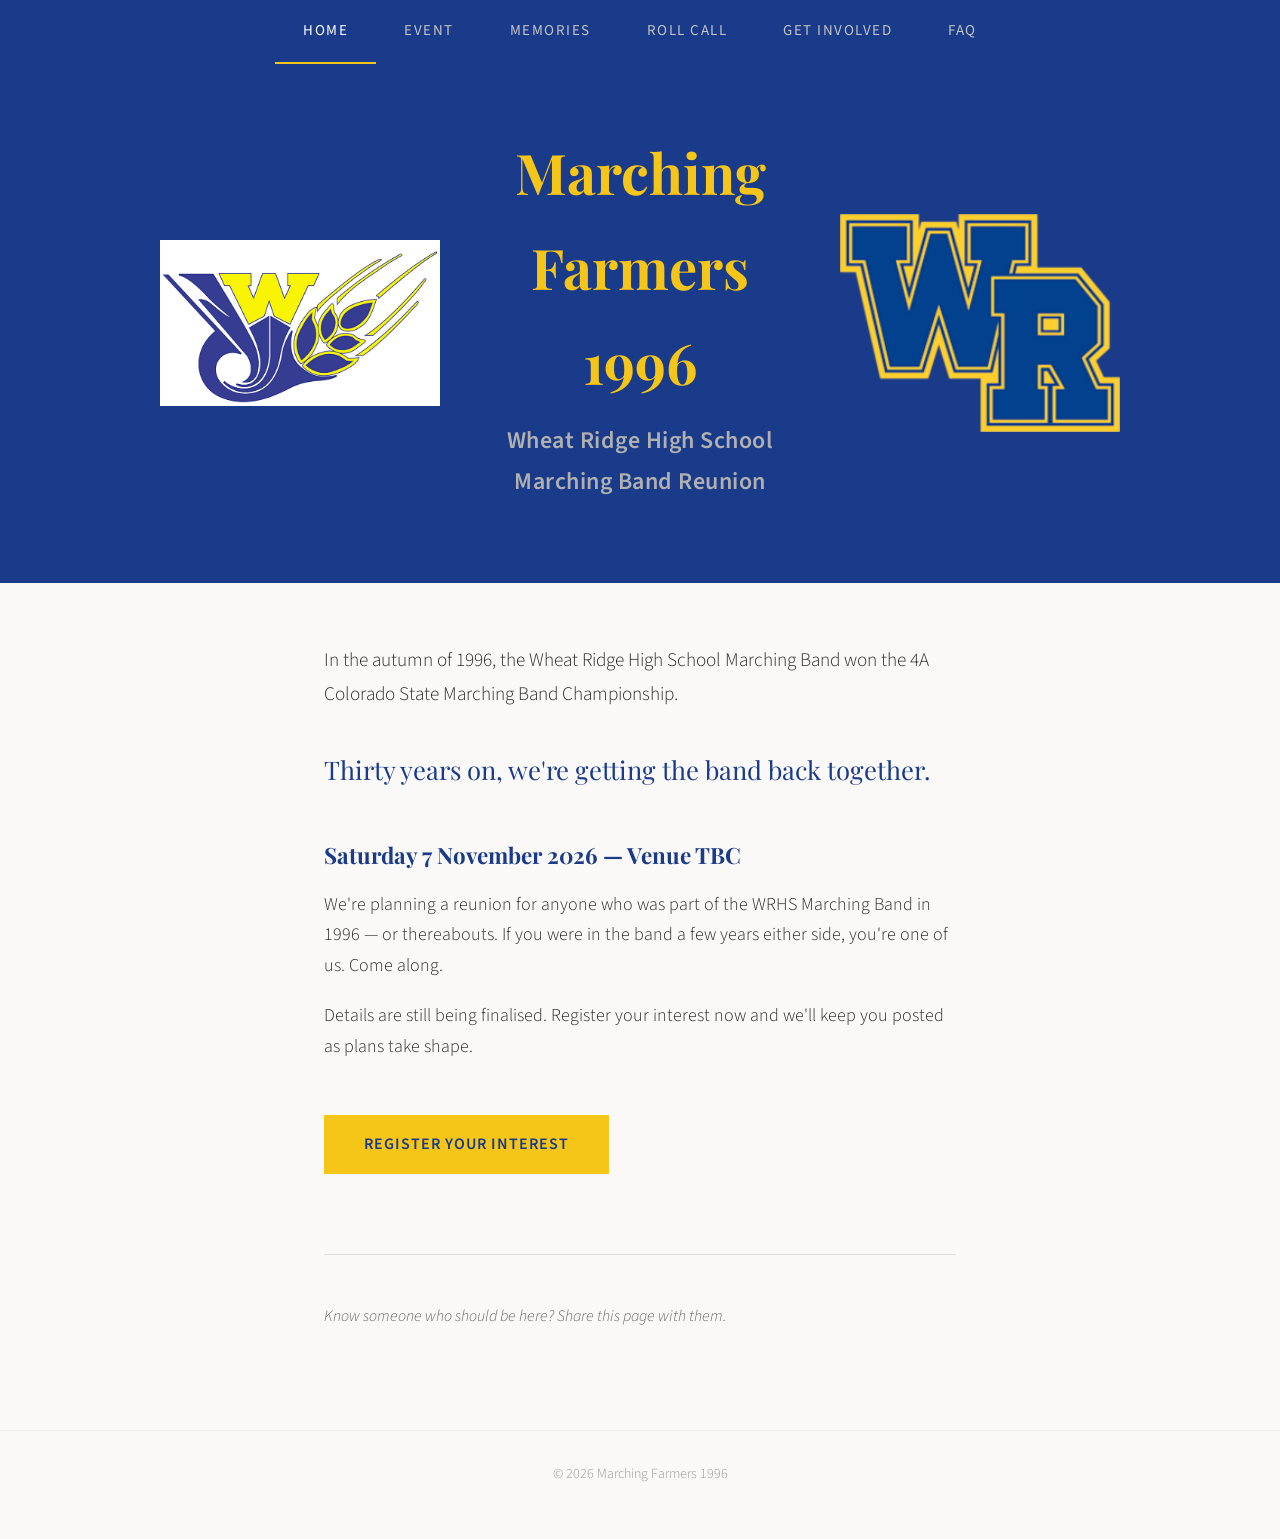
<file: index.html>
<!DOCTYPE html>
<html lang="en">
<head>
  <meta charset="UTF-8">
  <meta name="viewport" content="width=device-width, initial-scale=1.0">
  <title>Marching Farmers 1996 — WRHS Band Reunion</title>
  <link rel="preconnect" href="https://fonts.googleapis.com">
  <link rel="preconnect" href="https://fonts.gstatic.com" crossorigin>
  <link href="https://fonts.googleapis.com/css2?family=Playfair+Display:wght@700&family=Source+Sans+3:wght@300;400;600&display=swap" rel="stylesheet">
  <link rel="stylesheet" href="style.css">
</head>
<body>
  <header>
    <nav>
      <a href="index.html" class="nav-active">Home</a>
      <a href="event.html">Event</a>
      <a href="memories.html">Memories</a>
      <a href="roll-call.html">Roll Call</a>
      <a href="get-involved.html">Get Involved</a>
      <a href="faq.html">FAQ</a>
    </nav>
  </header>

  <main>
    <section class="hero hero-wide">
      <div class="hero-layout">
        <img src="images/wrhs-band-logo.png" alt="WRHS Marching Band logo" class="hero-logo">
        <div class="hero-text">
          <h1>Marching Farmers 1996</h1>
          <p class="subtitle">Wheat Ridge High School Marching Band Reunion</p>
        </div>
        <img src="images/wrhs-school-logo.png" alt="Wheat Ridge High School logo" class="hero-logo">
      </div>
    </section>

    <section class="content">
      <p class="lead">In the autumn of 1996, the Wheat Ridge High School Marching Band won the 4A Colorado State Marching Band Championship.</p>

      <p class="standout">Thirty years on, we're getting the band back together.</p>

      <h2>Saturday 7 November 2026 — Venue TBC</h2>

      <p>We're planning a reunion for anyone who was part of the WRHS Marching Band in 1996 — or thereabouts. If you were in the band a few years either side, you're one of us. Come along.</p>

      <p>Details are still being finalised. Register your interest now and we'll keep you posted as plans take shape.</p>

      <a href="https://docs.google.com/forms/d/e/1FAIpQLScYK9oR89Qpz9YXZeooxTmTnsDjHM4ipFOgyPZ6PgPQRi42mw/viewform" class="btn">Register Your Interest</a>

      <hr>

      <p class="share-note">Know someone who should be here? Share this page with them.</p>
    </section>
  </main>

  <footer>
    <p>&copy; 2026 Marching Farmers 1996</p>
  </footer>
</body>
</html>
</file>
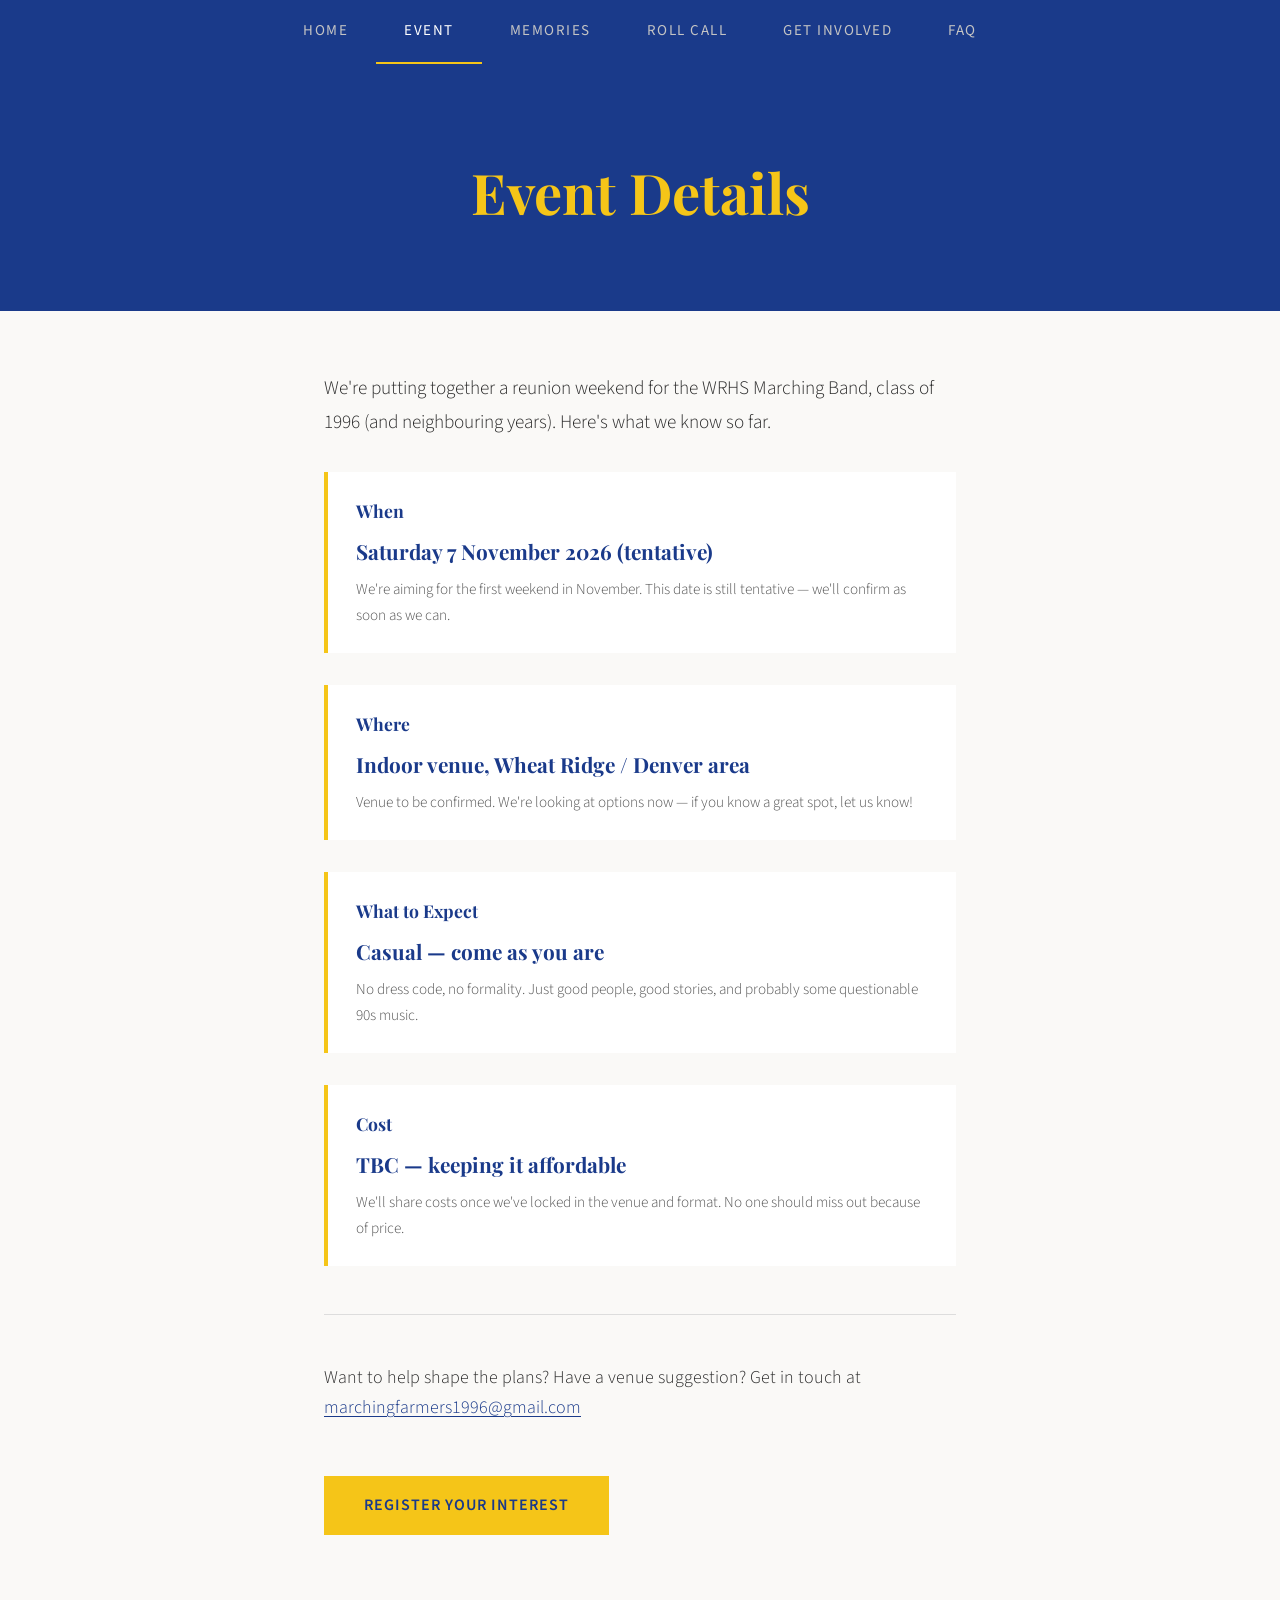
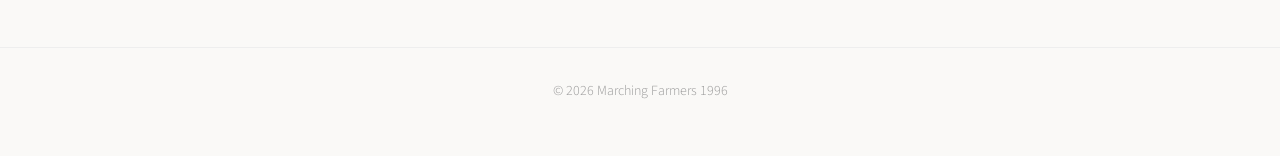
<file: event.html>
<!DOCTYPE html>
<html lang="en">
<head>
  <meta charset="UTF-8">
  <meta name="viewport" content="width=device-width, initial-scale=1.0">
  <title>Event Details — Marching Farmers 1996</title>
  <link rel="preconnect" href="https://fonts.googleapis.com">
  <link rel="preconnect" href="https://fonts.gstatic.com" crossorigin>
  <link href="https://fonts.googleapis.com/css2?family=Playfair+Display:wght@700&family=Source+Sans+3:wght@300;400;600&display=swap" rel="stylesheet">
  <link rel="stylesheet" href="style.css">
</head>
<body>
  <header>
    <nav>
      <a href="index.html">Home</a>
      <a href="event.html" class="nav-active">Event</a>
      <a href="memories.html">Memories</a>
      <a href="roll-call.html">Roll Call</a>
      <a href="get-involved.html">Get Involved</a>
      <a href="faq.html">FAQ</a>
    </nav>
  </header>

  <main>
    <section class="hero">
      <h1>Event Details</h1>
    </section>

    <section class="content">
      <p class="lead">We're putting together a reunion weekend for the WRHS Marching Band, class of 1996 (and neighbouring years). Here's what we know so far.</p>

      <div class="detail-card">
        <h2>When</h2>
        <p class="detail-value">Saturday 7 November 2026 (tentative)</p>
        <p class="detail-note">We're aiming for the first weekend in November. This date is still tentative — we'll confirm as soon as we can.</p>
      </div>

      <div class="detail-card">
        <h2>Where</h2>
        <p class="detail-value">Indoor venue, Wheat Ridge / Denver area</p>
        <p class="detail-note">Venue to be confirmed. We're looking at options now — if you know a great spot, let us know!</p>
      </div>

      <div class="detail-card">
        <h2>What to Expect</h2>
        <p class="detail-value">Casual — come as you are</p>
        <p class="detail-note">No dress code, no formality. Just good people, good stories, and probably some questionable 90s music.</p>
      </div>

      <div class="detail-card">
        <h2>Cost</h2>
        <p class="detail-value">TBC — keeping it affordable</p>
        <p class="detail-note">We'll share costs once we've locked in the venue and format. No one should miss out because of price.</p>
      </div>

      <hr>

      <p>Want to help shape the plans? Have a venue suggestion? Get in touch at <a href="mailto:marchingfarmers1996@gmail.com">marchingfarmers1996@gmail.com</a></p>

      <a href="https://docs.google.com/forms/d/e/1FAIpQLScYK9oR89Qpz9YXZeooxTmTnsDjHM4ipFOgyPZ6PgPQRi42mw/viewform" class="btn">Register Your Interest</a>
    </section>
  </main>

  <footer>
    <p>&copy; 2026 Marching Farmers 1996</p>
  </footer>
</body>
</html>
</file>
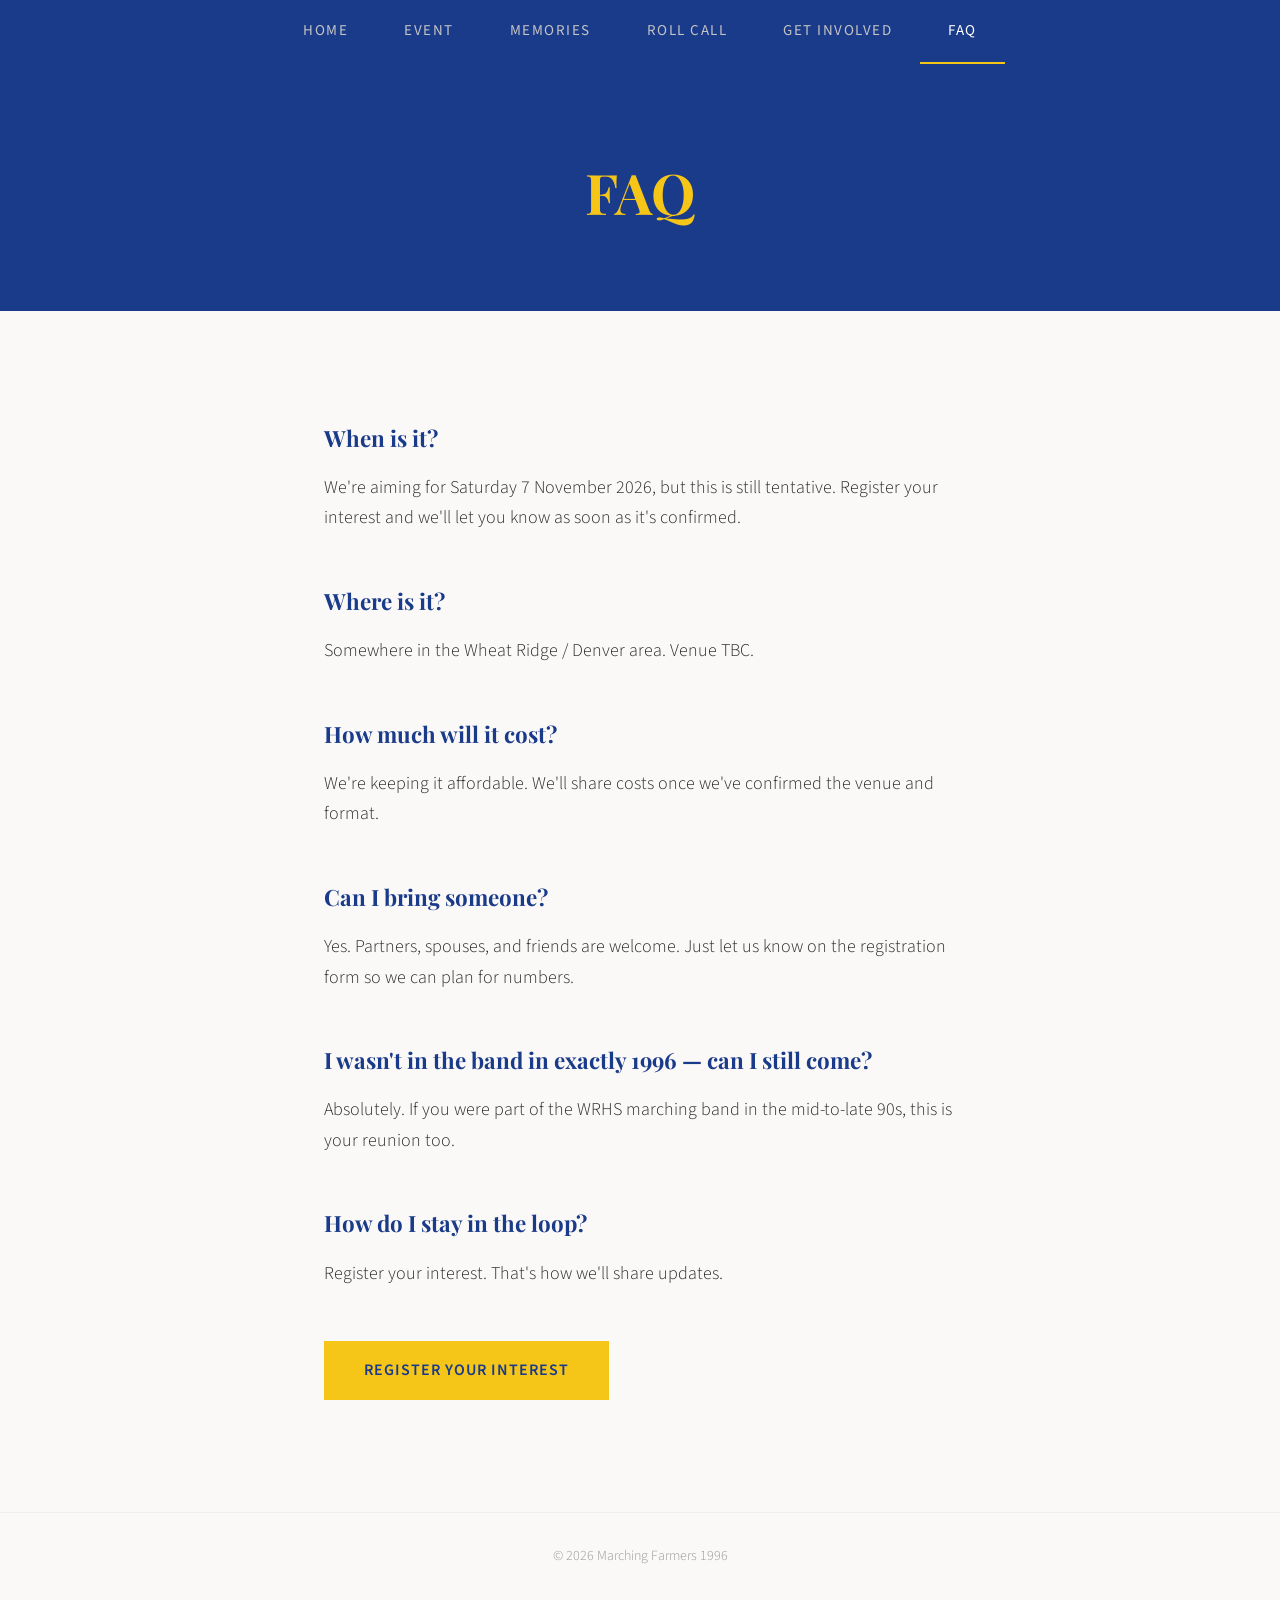
<file: faq.html>
<!DOCTYPE html>
<html lang="en">
<head>
  <meta charset="UTF-8">
  <meta name="viewport" content="width=device-width, initial-scale=1.0">
  <title>FAQ — Marching Farmers 1996</title>
  <link rel="preconnect" href="https://fonts.googleapis.com">
  <link rel="preconnect" href="https://fonts.gstatic.com" crossorigin>
  <link href="https://fonts.googleapis.com/css2?family=Playfair+Display:wght@700&family=Source+Sans+3:wght@300;400;600&display=swap" rel="stylesheet">
  <link rel="stylesheet" href="style.css">
</head>
<body>
  <header>
    <nav>
      <a href="index.html">Home</a>
      <a href="event.html">Event</a>
      <a href="memories.html">Memories</a>
      <a href="roll-call.html">Roll Call</a>
      <a href="get-involved.html">Get Involved</a>
      <a href="faq.html" class="nav-active">FAQ</a>
    </nav>
  </header>

  <main>
    <section class="hero">
      <h1>FAQ</h1>
    </section>

    <section class="content">
      <h2>When is it?</h2>
      <p>We're aiming for Saturday 7 November 2026, but this is still tentative. Register your interest and we'll let you know as soon as it's confirmed.</p>

      <h2>Where is it?</h2>
      <p>Somewhere in the Wheat Ridge / Denver area. Venue TBC.</p>

      <h2>How much will it cost?</h2>
      <p>We're keeping it affordable. We'll share costs once we've confirmed the venue and format.</p>

      <h2>Can I bring someone?</h2>
      <p>Yes. Partners, spouses, and friends are welcome. Just let us know on the registration form so we can plan for numbers.</p>

      <h2>I wasn't in the band in exactly 1996 — can I still come?</h2>
      <p>Absolutely. If you were part of the WRHS marching band in the mid-to-late 90s, this is your reunion too.</p>

      <h2>How do I stay in the loop?</h2>
      <p>Register your interest. That's how we'll share updates.</p>

      <a href="https://docs.google.com/forms/d/e/1FAIpQLScYK9oR89Qpz9YXZeooxTmTnsDjHM4ipFOgyPZ6PgPQRi42mw/viewform" class="btn">Register Your Interest</a>
    </section>
  </main>

  <footer>
    <p>&copy; 2026 Marching Farmers 1996</p>
  </footer>
</body>
</html>
</file>
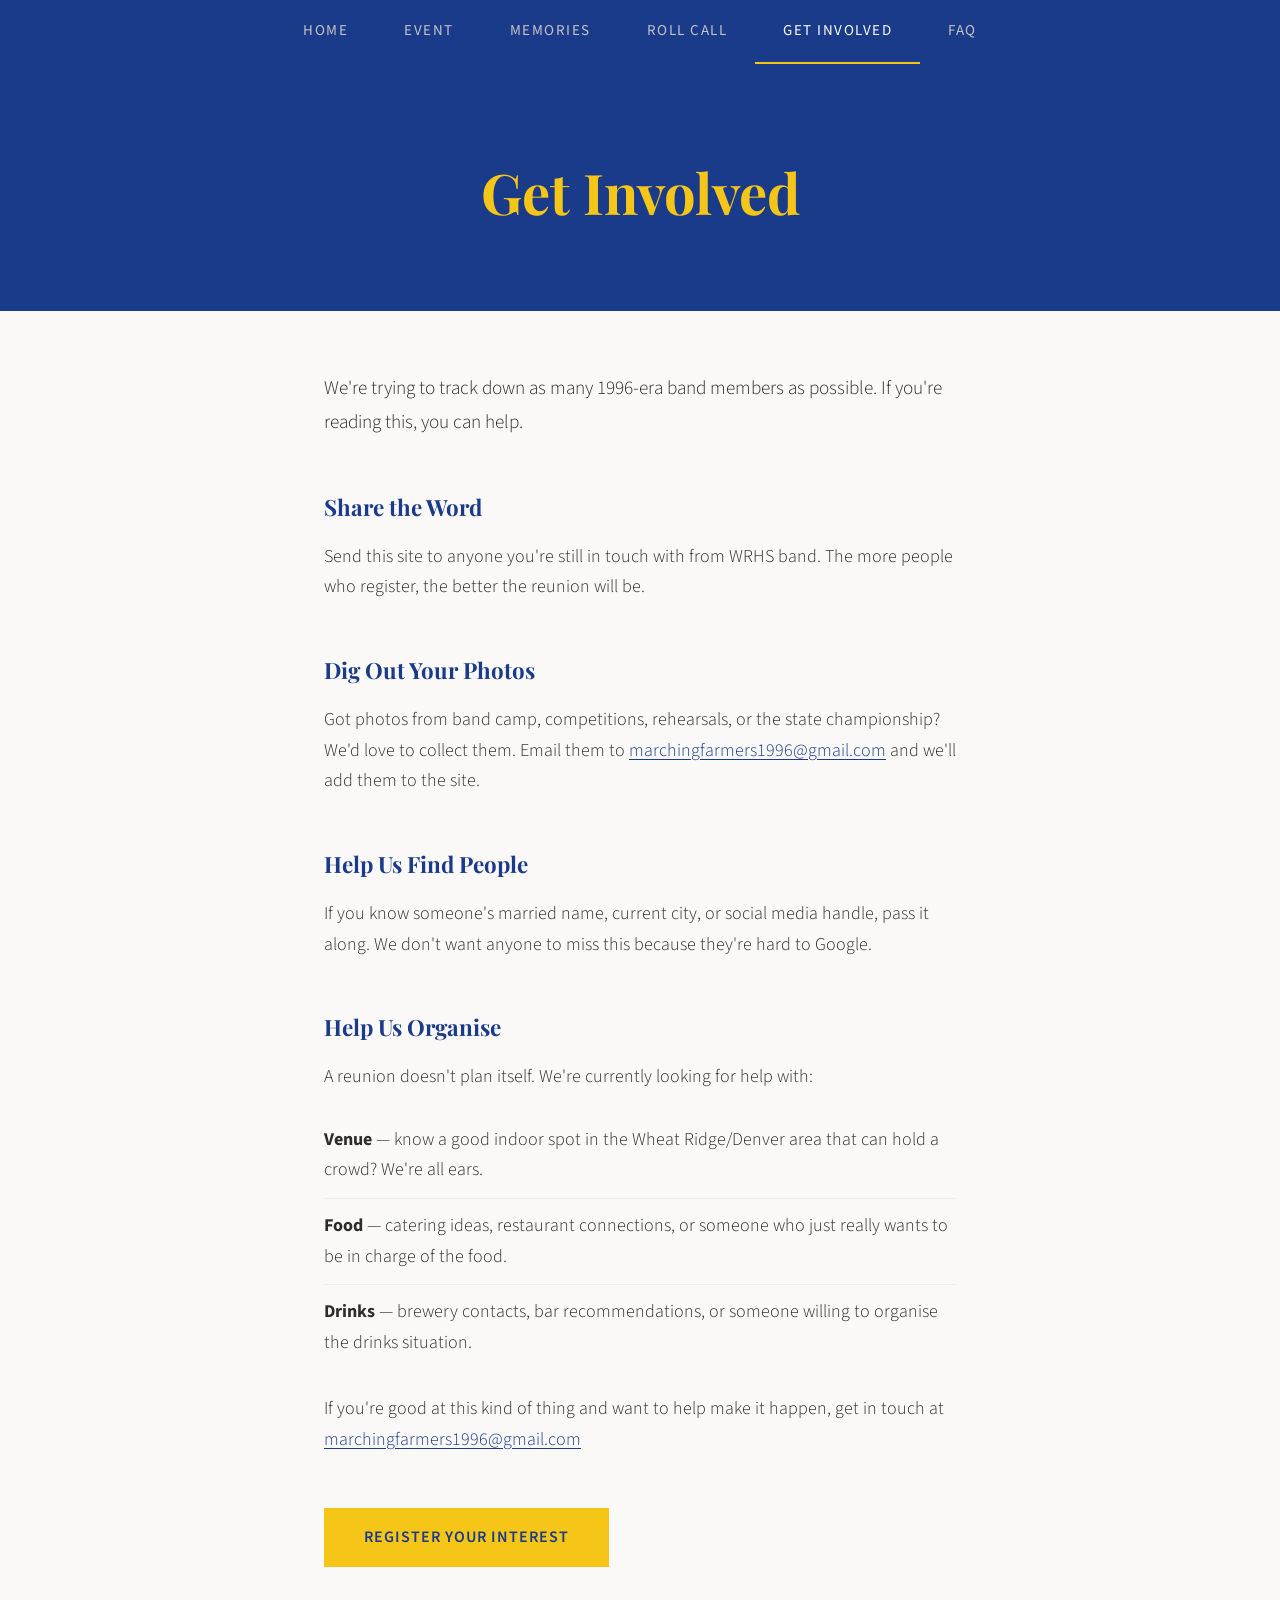
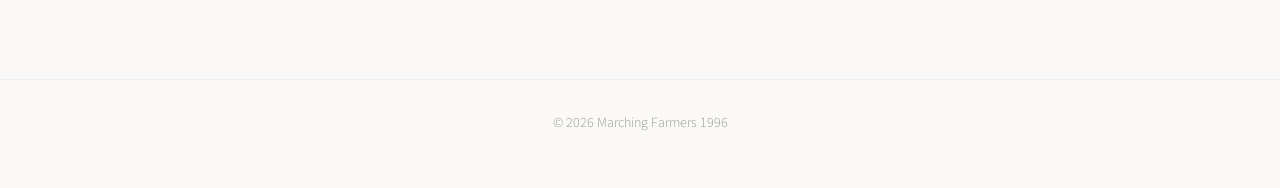
<file: get-involved.html>
<!DOCTYPE html>
<html lang="en">
<head>
  <meta charset="UTF-8">
  <meta name="viewport" content="width=device-width, initial-scale=1.0">
  <title>Get Involved — Marching Farmers 1996</title>
  <link rel="preconnect" href="https://fonts.googleapis.com">
  <link rel="preconnect" href="https://fonts.gstatic.com" crossorigin>
  <link href="https://fonts.googleapis.com/css2?family=Playfair+Display:wght@700&family=Source+Sans+3:wght@300;400;600&display=swap" rel="stylesheet">
  <link rel="stylesheet" href="style.css">
</head>
<body>
  <header>
    <nav>
      <a href="index.html">Home</a>
      <a href="event.html">Event</a>
      <a href="memories.html">Memories</a>
      <a href="roll-call.html">Roll Call</a>
      <a href="get-involved.html" class="nav-active">Get Involved</a>
      <a href="faq.html">FAQ</a>
    </nav>
  </header>

  <main>
    <section class="hero">
      <h1>Get Involved</h1>
    </section>

    <section class="content">
      <p class="lead">We're trying to track down as many 1996-era band members as possible. If you're reading this, you can help.</p>

      <h2>Share the Word</h2>
      <p>Send this site to anyone you're still in touch with from WRHS band. The more people who register, the better the reunion will be.</p>

      <h2>Dig Out Your Photos</h2>
      <p>Got photos from band camp, competitions, rehearsals, or the state championship? We'd love to collect them. Email them to <a href="mailto:marchingfarmers1996@gmail.com">marchingfarmers1996@gmail.com</a> and we'll add them to the site.</p>

      <h2>Help Us Find People</h2>
      <p>If you know someone's married name, current city, or social media handle, pass it along. We don't want anyone to miss this because they're hard to Google.</p>

      <h2>Help Us Organise</h2>
      <p>A reunion doesn't plan itself. We're currently looking for help with:</p>
      <ul class="help-list">
        <li><strong>Venue</strong> — know a good indoor spot in the Wheat Ridge/Denver area that can hold a crowd? We're all ears.</li>
        <li><strong>Food</strong> — catering ideas, restaurant connections, or someone who just really wants to be in charge of the food.</li>
        <li><strong>Drinks</strong> — brewery contacts, bar recommendations, or someone willing to organise the drinks situation.</li>
      </ul>
      <p>If you're good at this kind of thing and want to help make it happen, get in touch at <a href="mailto:marchingfarmers1996@gmail.com">marchingfarmers1996@gmail.com</a></p>

      <a href="https://docs.google.com/forms/d/e/1FAIpQLScYK9oR89Qpz9YXZeooxTmTnsDjHM4ipFOgyPZ6PgPQRi42mw/viewform" class="btn">Register Your Interest</a>
    </section>
  </main>

  <footer>
    <p>&copy; 2026 Marching Farmers 1996</p>
  </footer>
</body>
</html>
</file>
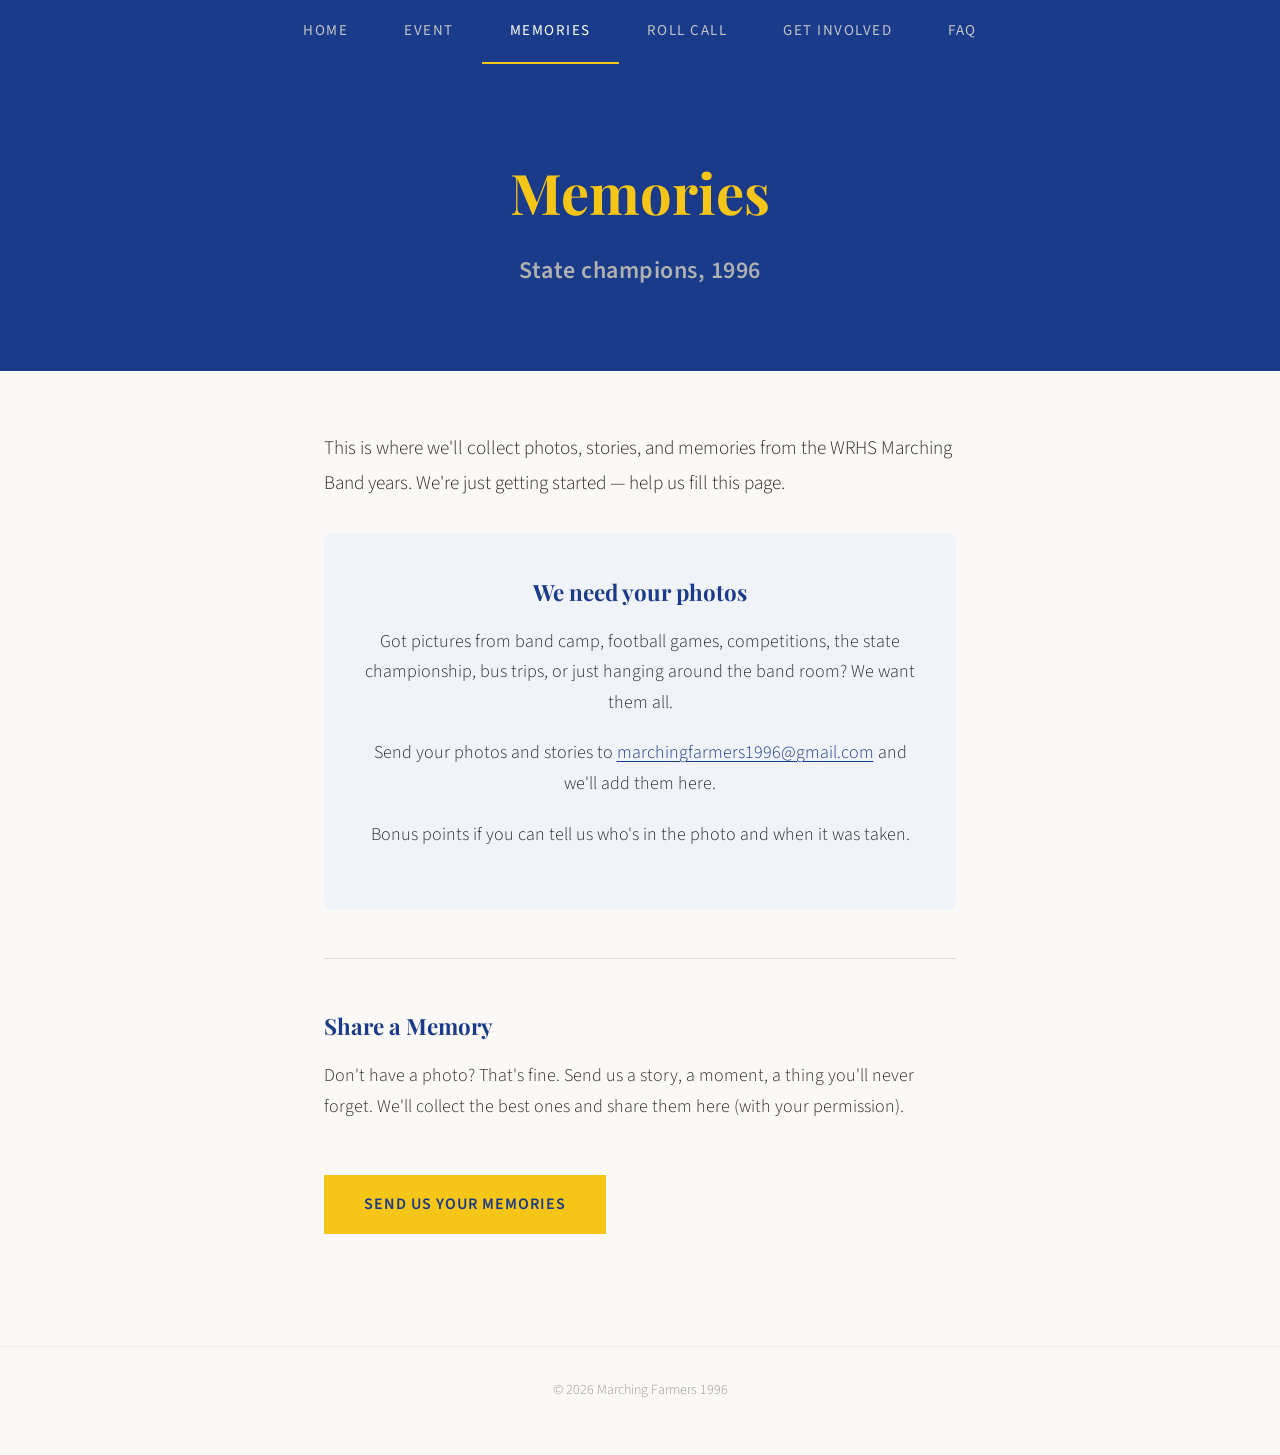
<file: memories.html>
<!DOCTYPE html>
<html lang="en">
<head>
  <meta charset="UTF-8">
  <meta name="viewport" content="width=device-width, initial-scale=1.0">
  <title>Memories — Marching Farmers 1996</title>
  <link rel="preconnect" href="https://fonts.googleapis.com">
  <link rel="preconnect" href="https://fonts.gstatic.com" crossorigin>
  <link href="https://fonts.googleapis.com/css2?family=Playfair+Display:wght@700&family=Source+Sans+3:wght@300;400;600&display=swap" rel="stylesheet">
  <link rel="stylesheet" href="style.css">
</head>
<body>
  <header>
    <nav>
      <a href="index.html">Home</a>
      <a href="event.html">Event</a>
      <a href="memories.html" class="nav-active">Memories</a>
      <a href="roll-call.html">Roll Call</a>
      <a href="get-involved.html">Get Involved</a>
      <a href="faq.html">FAQ</a>
    </nav>
  </header>

  <main>
    <section class="hero">
      <h1>Memories</h1>
      <p class="subtitle">State champions, 1996</p>
    </section>

    <section class="content">
      <p class="lead">This is where we'll collect photos, stories, and memories from the WRHS Marching Band years. We're just getting started — help us fill this page.</p>

      <div class="memories-placeholder">
        <h2>We need your photos</h2>
        <p>Got pictures from band camp, football games, competitions, the state championship, bus trips, or just hanging around the band room? We want them all.</p>
        <p>Send your photos and stories to <a href="mailto:marchingfarmers1996@gmail.com">marchingfarmers1996@gmail.com</a> and we'll add them here.</p>
        <p>Bonus points if you can tell us who's in the photo and when it was taken.</p>
      </div>

      <!-- Gallery section — photos will be added here as they come in -->
      <!--
      <div class="gallery">
        <figure>
          <img src="images/photo-name.jpg" alt="Description">
          <figcaption>Description — 1996</figcaption>
        </figure>
      </div>
      -->

      <hr>

      <h2>Share a Memory</h2>
      <p>Don't have a photo? That's fine. Send us a story, a moment, a thing you'll never forget. We'll collect the best ones and share them here (with your permission).</p>

      <a href="mailto:marchingfarmers1996@gmail.com" class="btn">Send Us Your Memories</a>
    </section>
  </main>

  <footer>
    <p>&copy; 2026 Marching Farmers 1996</p>
  </footer>
</body>
</html>
</file>
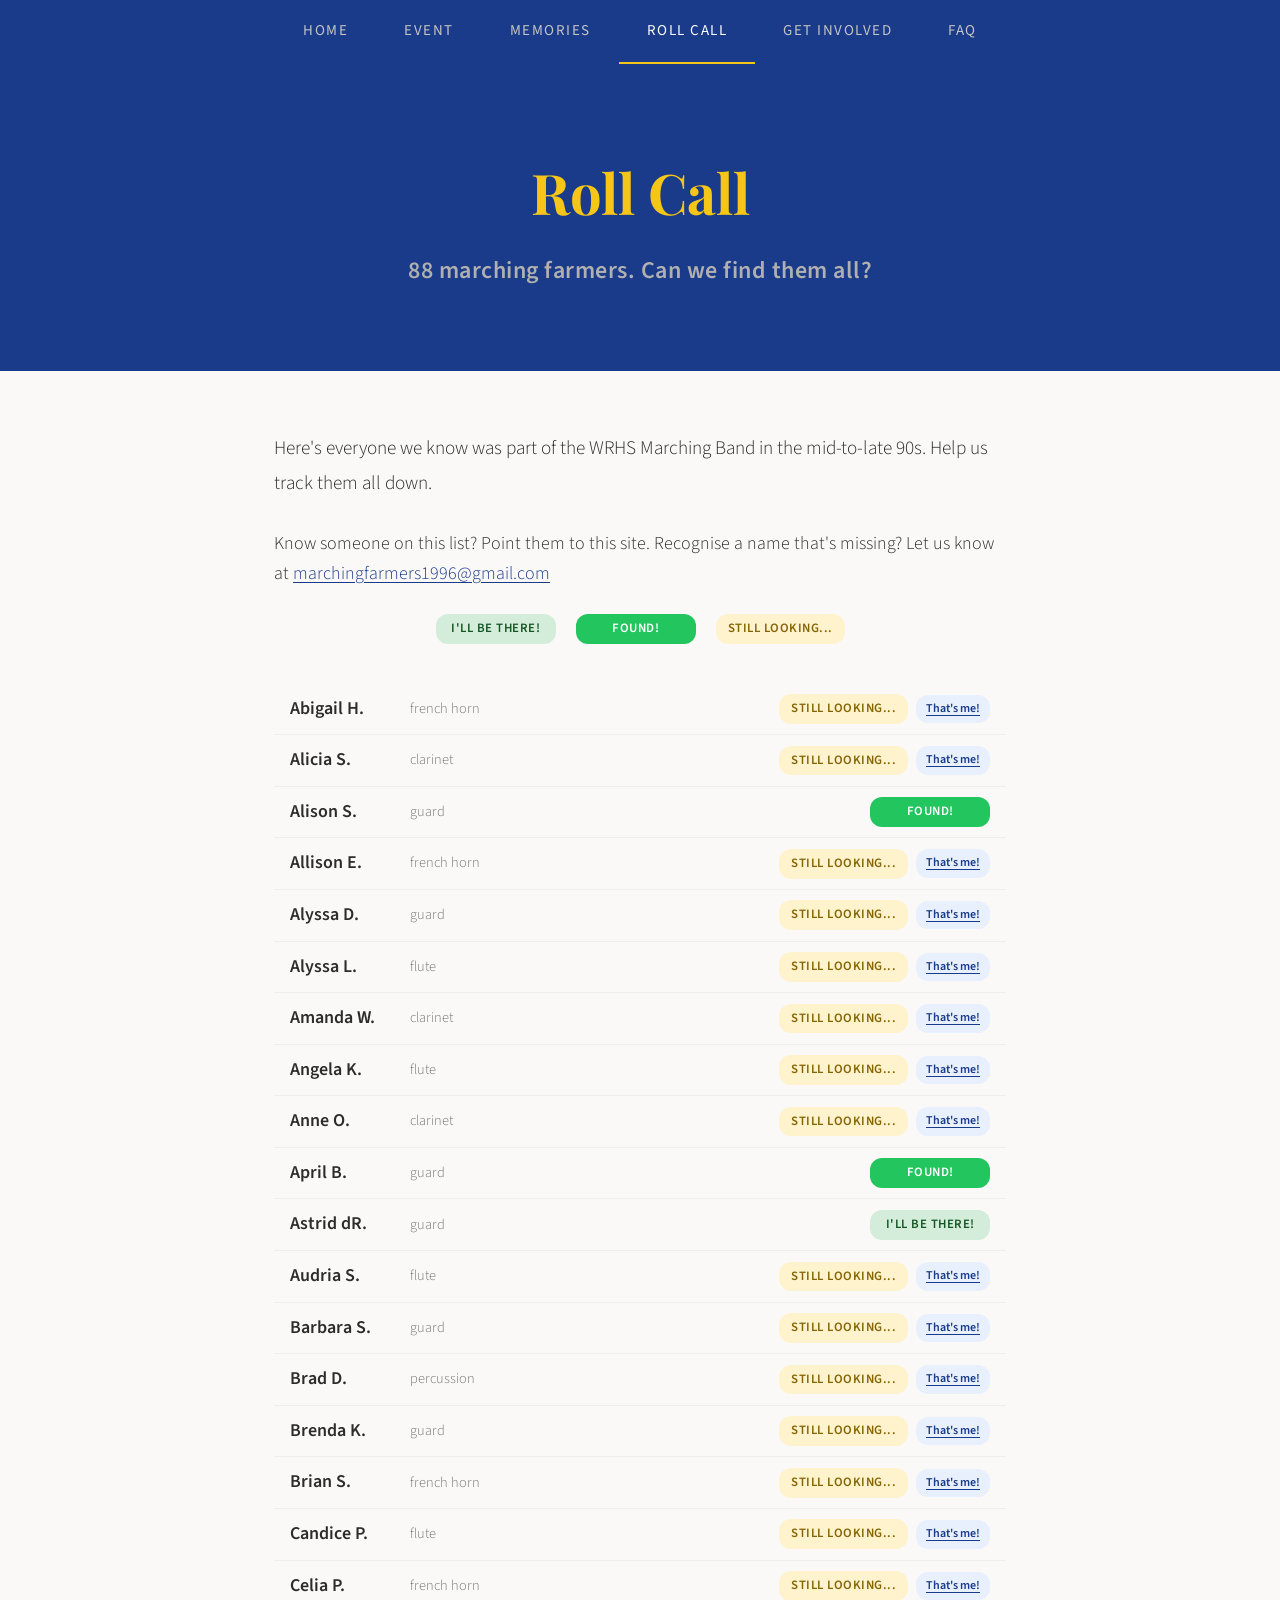
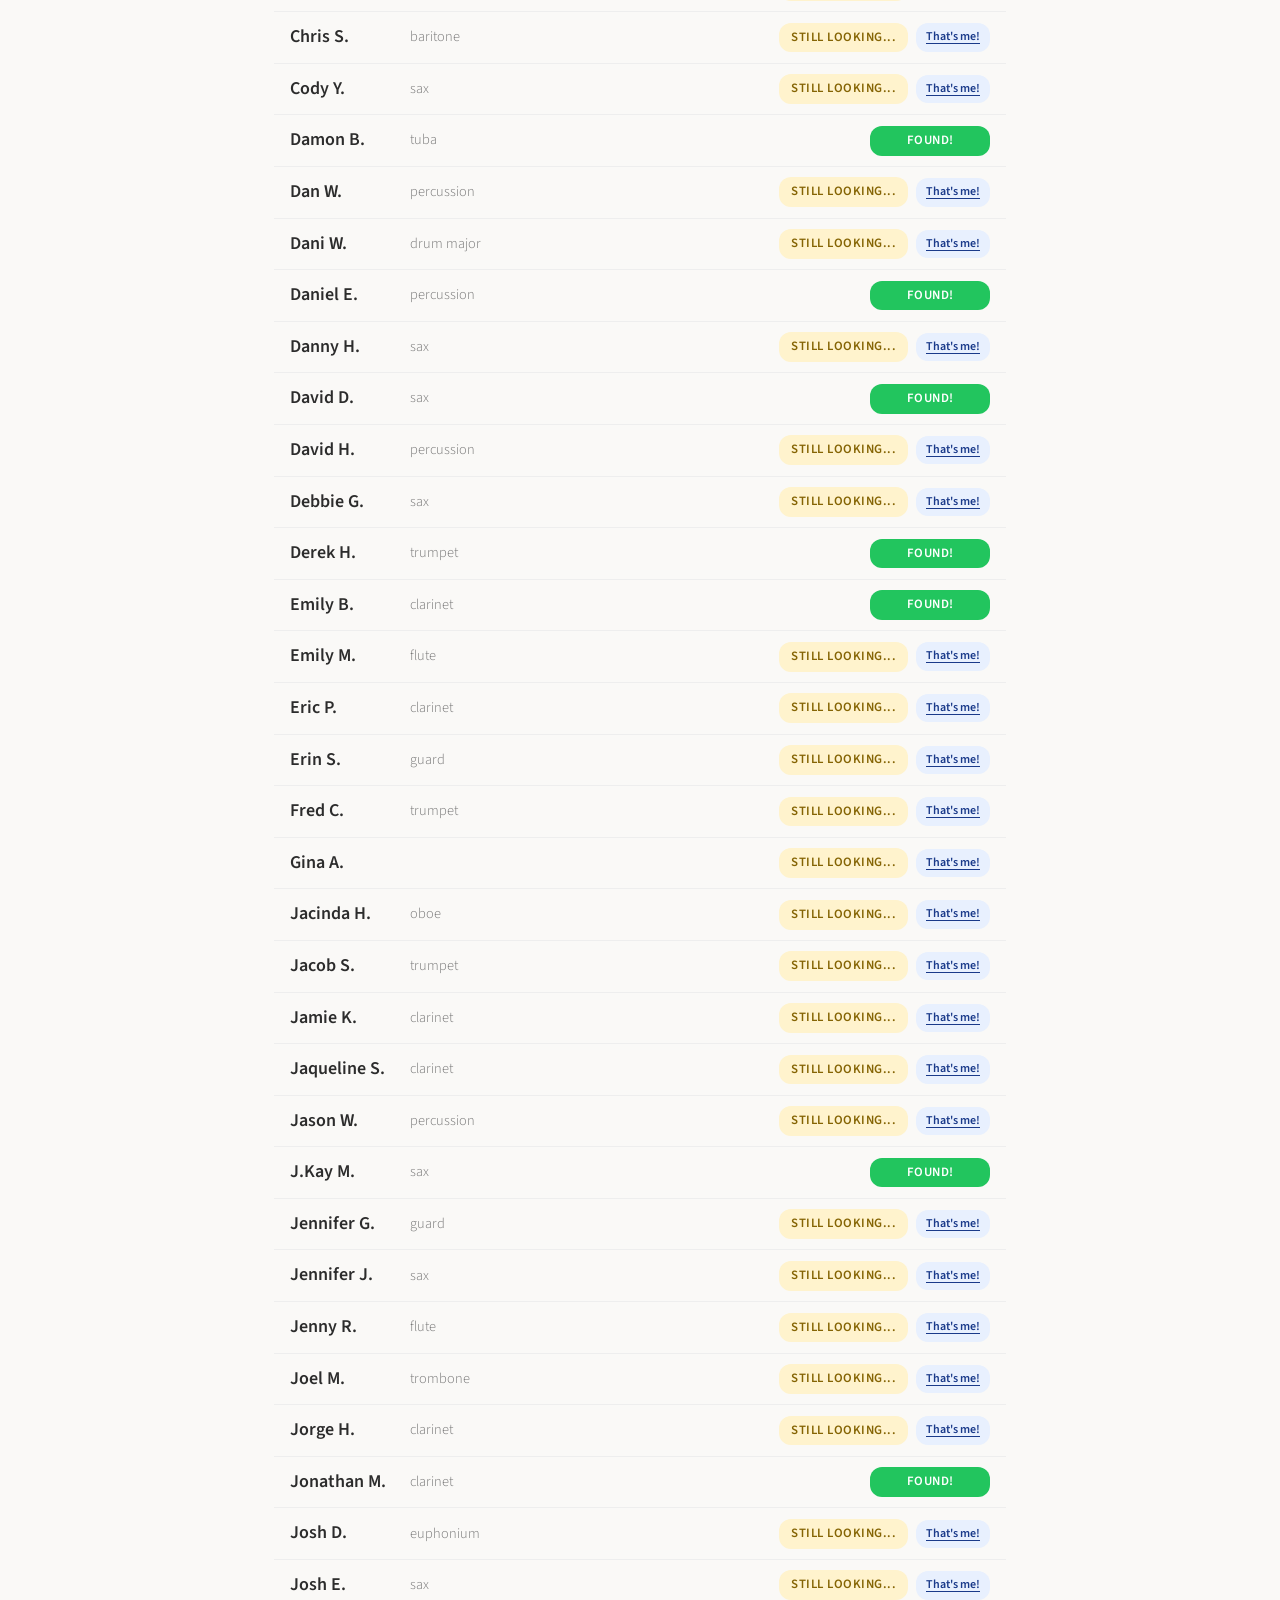
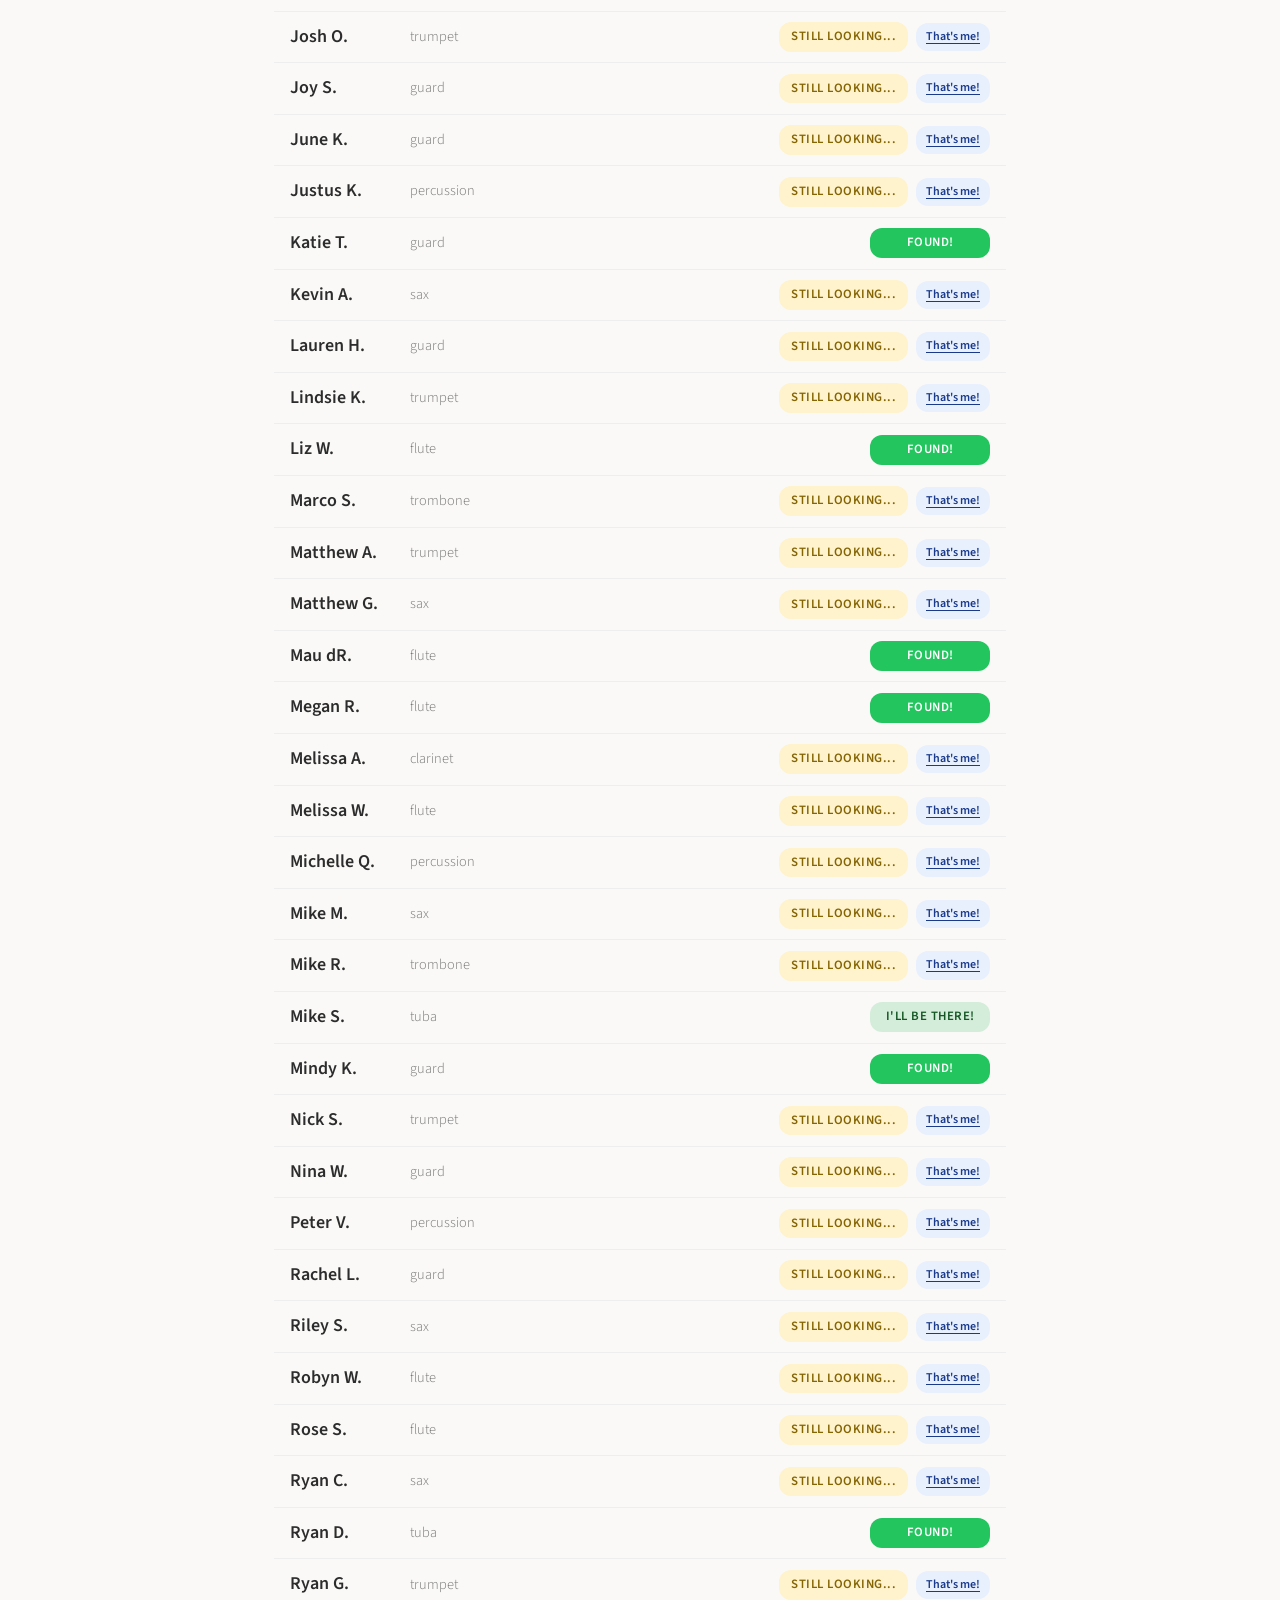
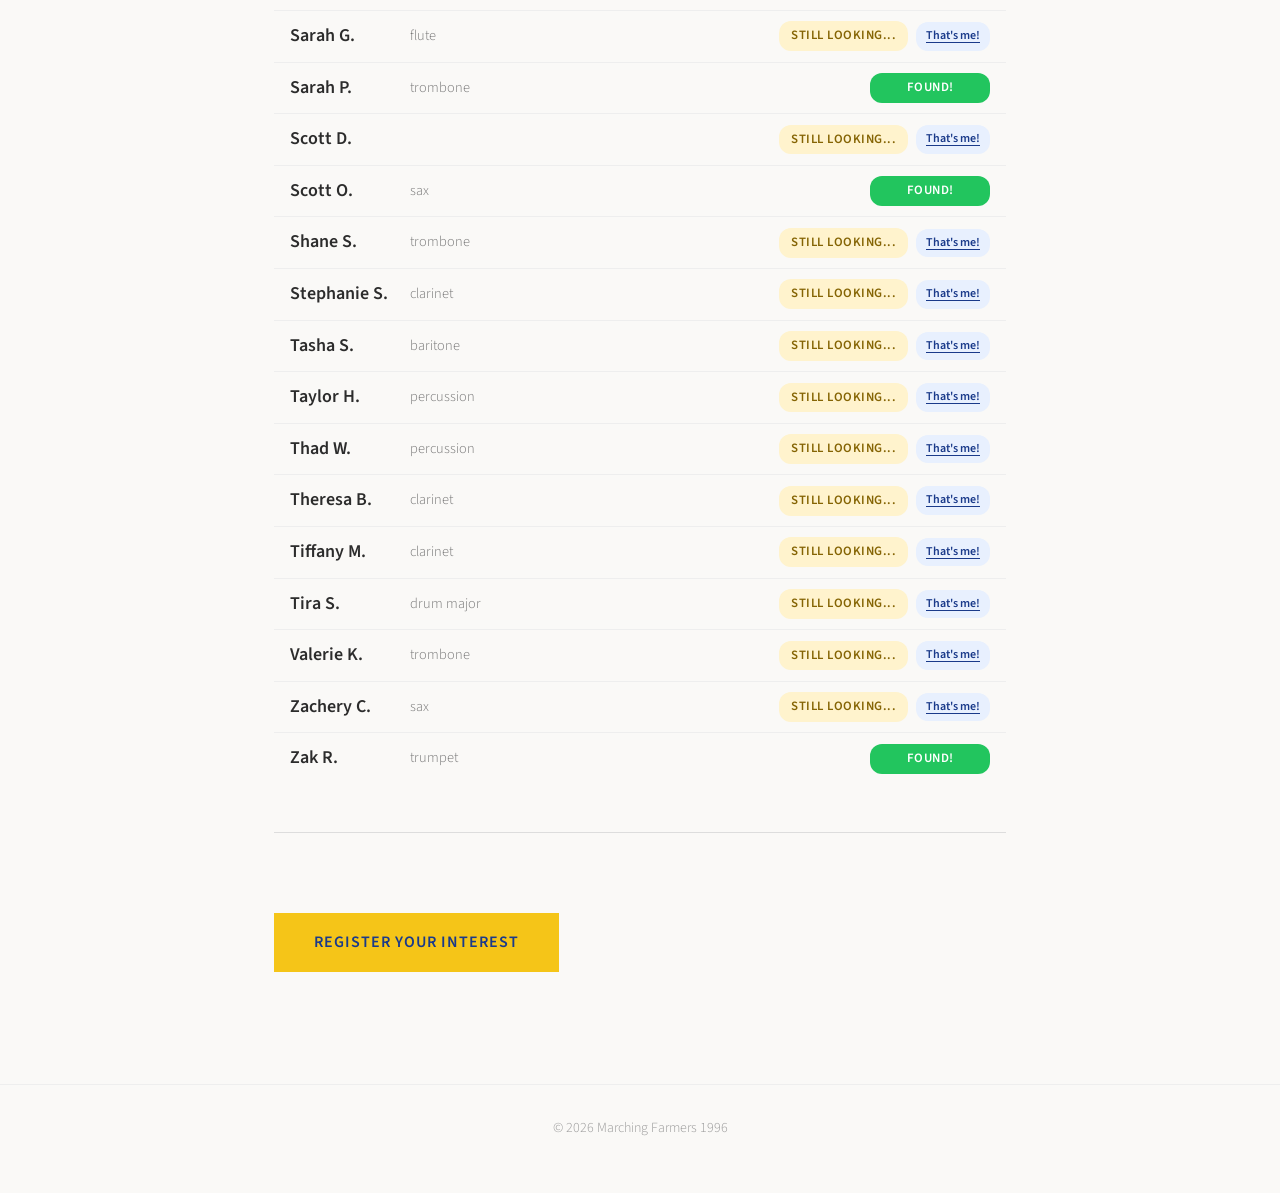
<file: roll-call.html>
<!DOCTYPE html>
<html lang="en">
<head>
  <meta charset="UTF-8">
  <meta name="viewport" content="width=device-width, initial-scale=1.0">
  <title>Roll Call — Marching Farmers 1996</title>
  <link rel="preconnect" href="https://fonts.googleapis.com">
  <link rel="preconnect" href="https://fonts.gstatic.com" crossorigin>
  <link href="https://fonts.googleapis.com/css2?family=Playfair+Display:wght@700&family=Source+Sans+3:wght@300;400;600&display=swap" rel="stylesheet">
  <link rel="stylesheet" href="style.css">
</head>
<body>
  <header>
    <nav>
      <a href="index.html">Home</a>
      <a href="event.html">Event</a>
      <a href="memories.html">Memories</a>
      <a href="roll-call.html" class="nav-active">Roll Call</a>
      <a href="get-involved.html">Get Involved</a>
      <a href="faq.html">FAQ</a>
    </nav>
  </header>

  <main>
    <section class="hero">
      <h1>Roll Call</h1>
      <p class="subtitle">88 marching farmers. Can we find them all?</p>
    </section>

    <section class="content content-wide">
      <p class="lead">Here's everyone we know was part of the WRHS Marching Band in the mid-to-late 90s. Help us track them all down.</p>

      <p>Know someone on this list? Point them to this site. Recognise a name that's missing? Let us know at <a href="mailto:marchingfarmers1996@gmail.com">marchingfarmers1996@gmail.com</a></p>

      <div class="roll-call-key">
        <span class="status status-coming">I'll be there!</span>
        <span class="status status-found">Found!</span>
        <span class="status status-looking">Still looking...</span>
      </div>

      <ul class="roll-call">
        <li><span class="name">Abigail H.</span> <span class="instrument">french horn</span> <span class="status status-looking">Still looking...</span> <a href="https://docs.google.com/forms/d/e/1FAIpQLScYK9oR89Qpz9YXZeooxTmTnsDjHM4ipFOgyPZ6PgPQRi42mw/viewform" class="thats-me">That's me!</a></li>
        <li><span class="name">Alicia S.</span> <span class="instrument">clarinet</span> <span class="status status-looking">Still looking...</span> <a href="https://docs.google.com/forms/d/e/1FAIpQLScYK9oR89Qpz9YXZeooxTmTnsDjHM4ipFOgyPZ6PgPQRi42mw/viewform" class="thats-me">That's me!</a></li>
        <li><span class="name">Alison S.</span> <span class="instrument">guard</span> <span class="status status-found">Found!</span></li>
        <li><span class="name">Allison E.</span> <span class="instrument">french horn</span> <span class="status status-looking">Still looking...</span> <a href="https://docs.google.com/forms/d/e/1FAIpQLScYK9oR89Qpz9YXZeooxTmTnsDjHM4ipFOgyPZ6PgPQRi42mw/viewform" class="thats-me">That's me!</a></li>
        <li><span class="name">Alyssa D.</span> <span class="instrument">guard</span> <span class="status status-looking">Still looking...</span> <a href="https://docs.google.com/forms/d/e/1FAIpQLScYK9oR89Qpz9YXZeooxTmTnsDjHM4ipFOgyPZ6PgPQRi42mw/viewform" class="thats-me">That's me!</a></li>
        <li><span class="name">Alyssa L.</span> <span class="instrument">flute</span> <span class="status status-looking">Still looking...</span> <a href="https://docs.google.com/forms/d/e/1FAIpQLScYK9oR89Qpz9YXZeooxTmTnsDjHM4ipFOgyPZ6PgPQRi42mw/viewform" class="thats-me">That's me!</a></li>
        <li><span class="name">Amanda W.</span> <span class="instrument">clarinet</span> <span class="status status-looking">Still looking...</span> <a href="https://docs.google.com/forms/d/e/1FAIpQLScYK9oR89Qpz9YXZeooxTmTnsDjHM4ipFOgyPZ6PgPQRi42mw/viewform" class="thats-me">That's me!</a></li>
        <li><span class="name">Angela K.</span> <span class="instrument">flute</span> <span class="status status-looking">Still looking...</span> <a href="https://docs.google.com/forms/d/e/1FAIpQLScYK9oR89Qpz9YXZeooxTmTnsDjHM4ipFOgyPZ6PgPQRi42mw/viewform" class="thats-me">That's me!</a></li>
        <li><span class="name">Anne O.</span> <span class="instrument">clarinet</span> <span class="status status-looking">Still looking...</span> <a href="https://docs.google.com/forms/d/e/1FAIpQLScYK9oR89Qpz9YXZeooxTmTnsDjHM4ipFOgyPZ6PgPQRi42mw/viewform" class="thats-me">That's me!</a></li>
        <li><span class="name">April B.</span> <span class="instrument">guard</span> <span class="status status-found">Found!</span></li>
        <li><span class="name">Astrid dR.</span> <span class="instrument">guard</span> <span class="status status-coming">I'll be there!</span></li>
        <li><span class="name">Audria S.</span> <span class="instrument">flute</span> <span class="status status-looking">Still looking...</span> <a href="https://docs.google.com/forms/d/e/1FAIpQLScYK9oR89Qpz9YXZeooxTmTnsDjHM4ipFOgyPZ6PgPQRi42mw/viewform" class="thats-me">That's me!</a></li>
        <li><span class="name">Barbara S.</span> <span class="instrument">guard</span> <span class="status status-looking">Still looking...</span> <a href="https://docs.google.com/forms/d/e/1FAIpQLScYK9oR89Qpz9YXZeooxTmTnsDjHM4ipFOgyPZ6PgPQRi42mw/viewform" class="thats-me">That's me!</a></li>
        <li><span class="name">Brad D.</span> <span class="instrument">percussion</span> <span class="status status-looking">Still looking...</span> <a href="https://docs.google.com/forms/d/e/1FAIpQLScYK9oR89Qpz9YXZeooxTmTnsDjHM4ipFOgyPZ6PgPQRi42mw/viewform" class="thats-me">That's me!</a></li>
        <li><span class="name">Brenda K.</span> <span class="instrument">guard</span> <span class="status status-looking">Still looking...</span> <a href="https://docs.google.com/forms/d/e/1FAIpQLScYK9oR89Qpz9YXZeooxTmTnsDjHM4ipFOgyPZ6PgPQRi42mw/viewform" class="thats-me">That's me!</a></li>
        <li><span class="name">Brian S.</span> <span class="instrument">french horn</span> <span class="status status-looking">Still looking...</span> <a href="https://docs.google.com/forms/d/e/1FAIpQLScYK9oR89Qpz9YXZeooxTmTnsDjHM4ipFOgyPZ6PgPQRi42mw/viewform" class="thats-me">That's me!</a></li>
        <li><span class="name">Candice P.</span> <span class="instrument">flute</span> <span class="status status-looking">Still looking...</span> <a href="https://docs.google.com/forms/d/e/1FAIpQLScYK9oR89Qpz9YXZeooxTmTnsDjHM4ipFOgyPZ6PgPQRi42mw/viewform" class="thats-me">That's me!</a></li>
        <li><span class="name">Celia P.</span> <span class="instrument">french horn</span> <span class="status status-looking">Still looking...</span> <a href="https://docs.google.com/forms/d/e/1FAIpQLScYK9oR89Qpz9YXZeooxTmTnsDjHM4ipFOgyPZ6PgPQRi42mw/viewform" class="thats-me">That's me!</a></li>
        <li><span class="name">Chris S.</span> <span class="instrument">baritone</span> <span class="status status-looking">Still looking...</span> <a href="https://docs.google.com/forms/d/e/1FAIpQLScYK9oR89Qpz9YXZeooxTmTnsDjHM4ipFOgyPZ6PgPQRi42mw/viewform" class="thats-me">That's me!</a></li>
        <li><span class="name">Cody Y.</span> <span class="instrument">sax</span> <span class="status status-looking">Still looking...</span> <a href="https://docs.google.com/forms/d/e/1FAIpQLScYK9oR89Qpz9YXZeooxTmTnsDjHM4ipFOgyPZ6PgPQRi42mw/viewform" class="thats-me">That's me!</a></li>
        <li><span class="name">Damon B.</span> <span class="instrument">tuba</span> <span class="status status-found">Found!</span></li>
        <li><span class="name">Dan W.</span> <span class="instrument">percussion</span> <span class="status status-looking">Still looking...</span> <a href="https://docs.google.com/forms/d/e/1FAIpQLScYK9oR89Qpz9YXZeooxTmTnsDjHM4ipFOgyPZ6PgPQRi42mw/viewform" class="thats-me">That's me!</a></li>
        <li><span class="name">Dani W.</span> <span class="instrument">drum major</span> <span class="status status-looking">Still looking...</span> <a href="https://docs.google.com/forms/d/e/1FAIpQLScYK9oR89Qpz9YXZeooxTmTnsDjHM4ipFOgyPZ6PgPQRi42mw/viewform" class="thats-me">That's me!</a></li>
        <li><span class="name">Daniel E.</span> <span class="instrument">percussion</span> <span class="status status-found">Found!</span></li>
        <li><span class="name">Danny H.</span> <span class="instrument">sax</span> <span class="status status-looking">Still looking...</span> <a href="https://docs.google.com/forms/d/e/1FAIpQLScYK9oR89Qpz9YXZeooxTmTnsDjHM4ipFOgyPZ6PgPQRi42mw/viewform" class="thats-me">That's me!</a></li>
        <li><span class="name">David D.</span> <span class="instrument">sax</span> <span class="status status-found">Found!</span></li>
        <li><span class="name">David H.</span> <span class="instrument">percussion</span> <span class="status status-looking">Still looking...</span> <a href="https://docs.google.com/forms/d/e/1FAIpQLScYK9oR89Qpz9YXZeooxTmTnsDjHM4ipFOgyPZ6PgPQRi42mw/viewform" class="thats-me">That's me!</a></li>
        <li><span class="name">Debbie G.</span> <span class="instrument">sax</span> <span class="status status-looking">Still looking...</span> <a href="https://docs.google.com/forms/d/e/1FAIpQLScYK9oR89Qpz9YXZeooxTmTnsDjHM4ipFOgyPZ6PgPQRi42mw/viewform" class="thats-me">That's me!</a></li>
        <li><span class="name">Derek H.</span> <span class="instrument">trumpet</span> <span class="status status-found">Found!</span></li>
        <li><span class="name">Emily B.</span> <span class="instrument">clarinet</span> <span class="status status-found">Found!</span></li>
        <li><span class="name">Emily M.</span> <span class="instrument">flute</span> <span class="status status-looking">Still looking...</span> <a href="https://docs.google.com/forms/d/e/1FAIpQLScYK9oR89Qpz9YXZeooxTmTnsDjHM4ipFOgyPZ6PgPQRi42mw/viewform" class="thats-me">That's me!</a></li>
        <li><span class="name">Eric P.</span> <span class="instrument">clarinet</span> <span class="status status-looking">Still looking...</span> <a href="https://docs.google.com/forms/d/e/1FAIpQLScYK9oR89Qpz9YXZeooxTmTnsDjHM4ipFOgyPZ6PgPQRi42mw/viewform" class="thats-me">That's me!</a></li>
        <li><span class="name">Erin S.</span> <span class="instrument">guard</span> <span class="status status-looking">Still looking...</span> <a href="https://docs.google.com/forms/d/e/1FAIpQLScYK9oR89Qpz9YXZeooxTmTnsDjHM4ipFOgyPZ6PgPQRi42mw/viewform" class="thats-me">That's me!</a></li>
        <li><span class="name">Fred C.</span> <span class="instrument">trumpet</span> <span class="status status-looking">Still looking...</span> <a href="https://docs.google.com/forms/d/e/1FAIpQLScYK9oR89Qpz9YXZeooxTmTnsDjHM4ipFOgyPZ6PgPQRi42mw/viewform" class="thats-me">That's me!</a></li>
        <li><span class="name">Gina A.</span> <span class="instrument"></span> <span class="status status-looking">Still looking...</span> <a href="https://docs.google.com/forms/d/e/1FAIpQLScYK9oR89Qpz9YXZeooxTmTnsDjHM4ipFOgyPZ6PgPQRi42mw/viewform" class="thats-me">That's me!</a></li>
        <li><span class="name">Jacinda H.</span> <span class="instrument">oboe</span> <span class="status status-looking">Still looking...</span> <a href="https://docs.google.com/forms/d/e/1FAIpQLScYK9oR89Qpz9YXZeooxTmTnsDjHM4ipFOgyPZ6PgPQRi42mw/viewform" class="thats-me">That's me!</a></li>
        <li><span class="name">Jacob S.</span> <span class="instrument">trumpet</span> <span class="status status-looking">Still looking...</span> <a href="https://docs.google.com/forms/d/e/1FAIpQLScYK9oR89Qpz9YXZeooxTmTnsDjHM4ipFOgyPZ6PgPQRi42mw/viewform" class="thats-me">That's me!</a></li>
        <li><span class="name">Jamie K.</span> <span class="instrument">clarinet</span> <span class="status status-looking">Still looking...</span> <a href="https://docs.google.com/forms/d/e/1FAIpQLScYK9oR89Qpz9YXZeooxTmTnsDjHM4ipFOgyPZ6PgPQRi42mw/viewform" class="thats-me">That's me!</a></li>
        <li><span class="name">Jaqueline S.</span> <span class="instrument">clarinet</span> <span class="status status-looking">Still looking...</span> <a href="https://docs.google.com/forms/d/e/1FAIpQLScYK9oR89Qpz9YXZeooxTmTnsDjHM4ipFOgyPZ6PgPQRi42mw/viewform" class="thats-me">That's me!</a></li>
        <li><span class="name">Jason W.</span> <span class="instrument">percussion</span> <span class="status status-looking">Still looking...</span> <a href="https://docs.google.com/forms/d/e/1FAIpQLScYK9oR89Qpz9YXZeooxTmTnsDjHM4ipFOgyPZ6PgPQRi42mw/viewform" class="thats-me">That's me!</a></li>
        <li><span class="name">J.Kay M.</span> <span class="instrument">sax</span> <span class="status status-found">Found!</span></li>
        <li><span class="name">Jennifer G.</span> <span class="instrument">guard</span> <span class="status status-looking">Still looking...</span> <a href="https://docs.google.com/forms/d/e/1FAIpQLScYK9oR89Qpz9YXZeooxTmTnsDjHM4ipFOgyPZ6PgPQRi42mw/viewform" class="thats-me">That's me!</a></li>
        <li><span class="name">Jennifer J.</span> <span class="instrument">sax</span> <span class="status status-looking">Still looking...</span> <a href="https://docs.google.com/forms/d/e/1FAIpQLScYK9oR89Qpz9YXZeooxTmTnsDjHM4ipFOgyPZ6PgPQRi42mw/viewform" class="thats-me">That's me!</a></li>
        <li><span class="name">Jenny R.</span> <span class="instrument">flute</span> <span class="status status-looking">Still looking...</span> <a href="https://docs.google.com/forms/d/e/1FAIpQLScYK9oR89Qpz9YXZeooxTmTnsDjHM4ipFOgyPZ6PgPQRi42mw/viewform" class="thats-me">That's me!</a></li>
        <li><span class="name">Joel M.</span> <span class="instrument">trombone</span> <span class="status status-looking">Still looking...</span> <a href="https://docs.google.com/forms/d/e/1FAIpQLScYK9oR89Qpz9YXZeooxTmTnsDjHM4ipFOgyPZ6PgPQRi42mw/viewform" class="thats-me">That's me!</a></li>
        <li><span class="name">Jorge H.</span> <span class="instrument">clarinet</span> <span class="status status-looking">Still looking...</span> <a href="https://docs.google.com/forms/d/e/1FAIpQLScYK9oR89Qpz9YXZeooxTmTnsDjHM4ipFOgyPZ6PgPQRi42mw/viewform" class="thats-me">That's me!</a></li>
        <li><span class="name">Jonathan M.</span> <span class="instrument">clarinet</span> <span class="status status-found">Found!</span></li>
        <li><span class="name">Josh D.</span> <span class="instrument">euphonium</span> <span class="status status-looking">Still looking...</span> <a href="https://docs.google.com/forms/d/e/1FAIpQLScYK9oR89Qpz9YXZeooxTmTnsDjHM4ipFOgyPZ6PgPQRi42mw/viewform" class="thats-me">That's me!</a></li>
        <li><span class="name">Josh E.</span> <span class="instrument">sax</span> <span class="status status-looking">Still looking...</span> <a href="https://docs.google.com/forms/d/e/1FAIpQLScYK9oR89Qpz9YXZeooxTmTnsDjHM4ipFOgyPZ6PgPQRi42mw/viewform" class="thats-me">That's me!</a></li>
        <li><span class="name">Josh O.</span> <span class="instrument">trumpet</span> <span class="status status-looking">Still looking...</span> <a href="https://docs.google.com/forms/d/e/1FAIpQLScYK9oR89Qpz9YXZeooxTmTnsDjHM4ipFOgyPZ6PgPQRi42mw/viewform" class="thats-me">That's me!</a></li>
        <li><span class="name">Joy S.</span> <span class="instrument">guard</span> <span class="status status-looking">Still looking...</span> <a href="https://docs.google.com/forms/d/e/1FAIpQLScYK9oR89Qpz9YXZeooxTmTnsDjHM4ipFOgyPZ6PgPQRi42mw/viewform" class="thats-me">That's me!</a></li>
        <li><span class="name">June K.</span> <span class="instrument">guard</span> <span class="status status-looking">Still looking...</span> <a href="https://docs.google.com/forms/d/e/1FAIpQLScYK9oR89Qpz9YXZeooxTmTnsDjHM4ipFOgyPZ6PgPQRi42mw/viewform" class="thats-me">That's me!</a></li>
        <li><span class="name">Justus K.</span> <span class="instrument">percussion</span> <span class="status status-looking">Still looking...</span> <a href="https://docs.google.com/forms/d/e/1FAIpQLScYK9oR89Qpz9YXZeooxTmTnsDjHM4ipFOgyPZ6PgPQRi42mw/viewform" class="thats-me">That's me!</a></li>
        <li><span class="name">Katie T.</span> <span class="instrument">guard</span> <span class="status status-found">Found!</span></li>
        <li><span class="name">Kevin A.</span> <span class="instrument">sax</span> <span class="status status-looking">Still looking...</span> <a href="https://docs.google.com/forms/d/e/1FAIpQLScYK9oR89Qpz9YXZeooxTmTnsDjHM4ipFOgyPZ6PgPQRi42mw/viewform" class="thats-me">That's me!</a></li>
        <li><span class="name">Lauren H.</span> <span class="instrument">guard</span> <span class="status status-looking">Still looking...</span> <a href="https://docs.google.com/forms/d/e/1FAIpQLScYK9oR89Qpz9YXZeooxTmTnsDjHM4ipFOgyPZ6PgPQRi42mw/viewform" class="thats-me">That's me!</a></li>
        <li><span class="name">Lindsie K.</span> <span class="instrument">trumpet</span> <span class="status status-looking">Still looking...</span> <a href="https://docs.google.com/forms/d/e/1FAIpQLScYK9oR89Qpz9YXZeooxTmTnsDjHM4ipFOgyPZ6PgPQRi42mw/viewform" class="thats-me">That's me!</a></li>
        <li><span class="name">Liz W.</span> <span class="instrument">flute</span> <span class="status status-found">Found!</span></li>
        <li><span class="name">Marco S.</span> <span class="instrument">trombone</span> <span class="status status-looking">Still looking...</span> <a href="https://docs.google.com/forms/d/e/1FAIpQLScYK9oR89Qpz9YXZeooxTmTnsDjHM4ipFOgyPZ6PgPQRi42mw/viewform" class="thats-me">That's me!</a></li>
        <li><span class="name">Matthew A.</span> <span class="instrument">trumpet</span> <span class="status status-looking">Still looking...</span> <a href="https://docs.google.com/forms/d/e/1FAIpQLScYK9oR89Qpz9YXZeooxTmTnsDjHM4ipFOgyPZ6PgPQRi42mw/viewform" class="thats-me">That's me!</a></li>
        <li><span class="name">Matthew G.</span> <span class="instrument">sax</span> <span class="status status-looking">Still looking...</span> <a href="https://docs.google.com/forms/d/e/1FAIpQLScYK9oR89Qpz9YXZeooxTmTnsDjHM4ipFOgyPZ6PgPQRi42mw/viewform" class="thats-me">That's me!</a></li>
        <li><span class="name">Mau dR.</span> <span class="instrument">flute</span> <span class="status status-found">Found!</span></li>
        <li><span class="name">Megan R.</span> <span class="instrument">flute</span> <span class="status status-found">Found!</span></li>
        <li><span class="name">Melissa A.</span> <span class="instrument">clarinet</span> <span class="status status-looking">Still looking...</span> <a href="https://docs.google.com/forms/d/e/1FAIpQLScYK9oR89Qpz9YXZeooxTmTnsDjHM4ipFOgyPZ6PgPQRi42mw/viewform" class="thats-me">That's me!</a></li>
        <li><span class="name">Melissa W.</span> <span class="instrument">flute</span> <span class="status status-looking">Still looking...</span> <a href="https://docs.google.com/forms/d/e/1FAIpQLScYK9oR89Qpz9YXZeooxTmTnsDjHM4ipFOgyPZ6PgPQRi42mw/viewform" class="thats-me">That's me!</a></li>
        <li><span class="name">Michelle Q.</span> <span class="instrument">percussion</span> <span class="status status-looking">Still looking...</span> <a href="https://docs.google.com/forms/d/e/1FAIpQLScYK9oR89Qpz9YXZeooxTmTnsDjHM4ipFOgyPZ6PgPQRi42mw/viewform" class="thats-me">That's me!</a></li>
        <li><span class="name">Mike M.</span> <span class="instrument">sax</span> <span class="status status-looking">Still looking...</span> <a href="https://docs.google.com/forms/d/e/1FAIpQLScYK9oR89Qpz9YXZeooxTmTnsDjHM4ipFOgyPZ6PgPQRi42mw/viewform" class="thats-me">That's me!</a></li>
        <li><span class="name">Mike R.</span> <span class="instrument">trombone</span> <span class="status status-looking">Still looking...</span> <a href="https://docs.google.com/forms/d/e/1FAIpQLScYK9oR89Qpz9YXZeooxTmTnsDjHM4ipFOgyPZ6PgPQRi42mw/viewform" class="thats-me">That's me!</a></li>
        <li><span class="name">Mike S.</span> <span class="instrument">tuba</span> <span class="status status-coming">I'll be there!</span></li>
        <li><span class="name">Mindy K.</span> <span class="instrument">guard</span> <span class="status status-found">Found!</span></li>
        <li><span class="name">Nick S.</span> <span class="instrument">trumpet</span> <span class="status status-looking">Still looking...</span> <a href="https://docs.google.com/forms/d/e/1FAIpQLScYK9oR89Qpz9YXZeooxTmTnsDjHM4ipFOgyPZ6PgPQRi42mw/viewform" class="thats-me">That's me!</a></li>
        <li><span class="name">Nina W.</span> <span class="instrument">guard</span> <span class="status status-looking">Still looking...</span> <a href="https://docs.google.com/forms/d/e/1FAIpQLScYK9oR89Qpz9YXZeooxTmTnsDjHM4ipFOgyPZ6PgPQRi42mw/viewform" class="thats-me">That's me!</a></li>
        <li><span class="name">Peter V.</span> <span class="instrument">percussion</span> <span class="status status-looking">Still looking...</span> <a href="https://docs.google.com/forms/d/e/1FAIpQLScYK9oR89Qpz9YXZeooxTmTnsDjHM4ipFOgyPZ6PgPQRi42mw/viewform" class="thats-me">That's me!</a></li>
        <li><span class="name">Rachel L.</span> <span class="instrument">guard</span> <span class="status status-looking">Still looking...</span> <a href="https://docs.google.com/forms/d/e/1FAIpQLScYK9oR89Qpz9YXZeooxTmTnsDjHM4ipFOgyPZ6PgPQRi42mw/viewform" class="thats-me">That's me!</a></li>
        <li><span class="name">Riley S.</span> <span class="instrument">sax</span> <span class="status status-looking">Still looking...</span> <a href="https://docs.google.com/forms/d/e/1FAIpQLScYK9oR89Qpz9YXZeooxTmTnsDjHM4ipFOgyPZ6PgPQRi42mw/viewform" class="thats-me">That's me!</a></li>
        <li><span class="name">Robyn W.</span> <span class="instrument">flute</span> <span class="status status-looking">Still looking...</span> <a href="https://docs.google.com/forms/d/e/1FAIpQLScYK9oR89Qpz9YXZeooxTmTnsDjHM4ipFOgyPZ6PgPQRi42mw/viewform" class="thats-me">That's me!</a></li>
        <li><span class="name">Rose S.</span> <span class="instrument">flute</span> <span class="status status-looking">Still looking...</span> <a href="https://docs.google.com/forms/d/e/1FAIpQLScYK9oR89Qpz9YXZeooxTmTnsDjHM4ipFOgyPZ6PgPQRi42mw/viewform" class="thats-me">That's me!</a></li>
        <li><span class="name">Ryan C.</span> <span class="instrument">sax</span> <span class="status status-looking">Still looking...</span> <a href="https://docs.google.com/forms/d/e/1FAIpQLScYK9oR89Qpz9YXZeooxTmTnsDjHM4ipFOgyPZ6PgPQRi42mw/viewform" class="thats-me">That's me!</a></li>
        <li><span class="name">Ryan D.</span> <span class="instrument">tuba</span> <span class="status status-found">Found!</span></li>
        <li><span class="name">Ryan G.</span> <span class="instrument">trumpet</span> <span class="status status-looking">Still looking...</span> <a href="https://docs.google.com/forms/d/e/1FAIpQLScYK9oR89Qpz9YXZeooxTmTnsDjHM4ipFOgyPZ6PgPQRi42mw/viewform" class="thats-me">That's me!</a></li>
        <li><span class="name">Sarah G.</span> <span class="instrument">flute</span> <span class="status status-looking">Still looking...</span> <a href="https://docs.google.com/forms/d/e/1FAIpQLScYK9oR89Qpz9YXZeooxTmTnsDjHM4ipFOgyPZ6PgPQRi42mw/viewform" class="thats-me">That's me!</a></li>
        <li><span class="name">Sarah P.</span> <span class="instrument">trombone</span> <span class="status status-found">Found!</span></li>
        <li><span class="name">Scott D.</span> <span class="instrument"></span> <span class="status status-looking">Still looking...</span> <a href="https://docs.google.com/forms/d/e/1FAIpQLScYK9oR89Qpz9YXZeooxTmTnsDjHM4ipFOgyPZ6PgPQRi42mw/viewform" class="thats-me">That's me!</a></li>
        <li><span class="name">Scott O.</span> <span class="instrument">sax</span> <span class="status status-found">Found!</span></li>
        <li><span class="name">Shane S.</span> <span class="instrument">trombone</span> <span class="status status-looking">Still looking...</span> <a href="https://docs.google.com/forms/d/e/1FAIpQLScYK9oR89Qpz9YXZeooxTmTnsDjHM4ipFOgyPZ6PgPQRi42mw/viewform" class="thats-me">That's me!</a></li>
        <li><span class="name">Stephanie S.</span> <span class="instrument">clarinet</span> <span class="status status-looking">Still looking...</span> <a href="https://docs.google.com/forms/d/e/1FAIpQLScYK9oR89Qpz9YXZeooxTmTnsDjHM4ipFOgyPZ6PgPQRi42mw/viewform" class="thats-me">That's me!</a></li>
        <li><span class="name">Tasha S.</span> <span class="instrument">baritone</span> <span class="status status-looking">Still looking...</span> <a href="https://docs.google.com/forms/d/e/1FAIpQLScYK9oR89Qpz9YXZeooxTmTnsDjHM4ipFOgyPZ6PgPQRi42mw/viewform" class="thats-me">That's me!</a></li>
        <li><span class="name">Taylor H.</span> <span class="instrument">percussion</span> <span class="status status-looking">Still looking...</span> <a href="https://docs.google.com/forms/d/e/1FAIpQLScYK9oR89Qpz9YXZeooxTmTnsDjHM4ipFOgyPZ6PgPQRi42mw/viewform" class="thats-me">That's me!</a></li>
        <li><span class="name">Thad W.</span> <span class="instrument">percussion</span> <span class="status status-looking">Still looking...</span> <a href="https://docs.google.com/forms/d/e/1FAIpQLScYK9oR89Qpz9YXZeooxTmTnsDjHM4ipFOgyPZ6PgPQRi42mw/viewform" class="thats-me">That's me!</a></li>
        <li><span class="name">Theresa B.</span> <span class="instrument">clarinet</span> <span class="status status-looking">Still looking...</span> <a href="https://docs.google.com/forms/d/e/1FAIpQLScYK9oR89Qpz9YXZeooxTmTnsDjHM4ipFOgyPZ6PgPQRi42mw/viewform" class="thats-me">That's me!</a></li>
        <li><span class="name">Tiffany M.</span> <span class="instrument">clarinet</span> <span class="status status-looking">Still looking...</span> <a href="https://docs.google.com/forms/d/e/1FAIpQLScYK9oR89Qpz9YXZeooxTmTnsDjHM4ipFOgyPZ6PgPQRi42mw/viewform" class="thats-me">That's me!</a></li>
        <li><span class="name">Tira S.</span> <span class="instrument">drum major</span> <span class="status status-looking">Still looking...</span> <a href="https://docs.google.com/forms/d/e/1FAIpQLScYK9oR89Qpz9YXZeooxTmTnsDjHM4ipFOgyPZ6PgPQRi42mw/viewform" class="thats-me">That's me!</a></li>
        <li><span class="name">Valerie K.</span> <span class="instrument">trombone</span> <span class="status status-looking">Still looking...</span> <a href="https://docs.google.com/forms/d/e/1FAIpQLScYK9oR89Qpz9YXZeooxTmTnsDjHM4ipFOgyPZ6PgPQRi42mw/viewform" class="thats-me">That's me!</a></li>
        <li><span class="name">Zachery C.</span> <span class="instrument">sax</span> <span class="status status-looking">Still looking...</span> <a href="https://docs.google.com/forms/d/e/1FAIpQLScYK9oR89Qpz9YXZeooxTmTnsDjHM4ipFOgyPZ6PgPQRi42mw/viewform" class="thats-me">That's me!</a></li>
        <li><span class="name">Zak R.</span> <span class="instrument">trumpet</span> <span class="status status-found">Found!</span></li>
      </ul>

      <hr>

      <a href="https://docs.google.com/forms/d/e/1FAIpQLScYK9oR89Qpz9YXZeooxTmTnsDjHM4ipFOgyPZ6PgPQRi42mw/viewform" class="btn">Register Your Interest</a>
    </section>
  </main>

  <footer>
    <p>&copy; 2026 Marching Farmers 1996</p>
  </footer>
</body>
</html>
</file>
<file: style.css>
/* Reset */
*, *::before, *::after {
  margin: 0;
  padding: 0;
  box-sizing: border-box;
}

/* Base */
body {
  font-family: 'Source Sans 3', 'Helvetica Neue', Arial, sans-serif;
  font-weight: 300;
  color: #2c2c2c;
  background: #faf9f7;
  line-height: 1.7;
  font-size: 18px;
}

/* Navigation */
header {
  background: #1a3a8a;
  padding: 0;
}

nav {
  max-width: 900px;
  margin: 0 auto;
  display: flex;
  justify-content: center;
  flex-wrap: wrap;
  gap: 0;
}

nav a {
  color: #c4c4c4;
  text-decoration: none;
  font-weight: 400;
  font-size: 15px;
  text-transform: uppercase;
  letter-spacing: 1.5px;
  padding: 18px 28px;
  transition: color 0.2s, background 0.2s;
}

nav a:hover {
  color: #ffffff;
  background: rgba(255, 255, 255, 0.08);
}

nav a.nav-active {
  color: #ffffff;
  border-bottom: 2px solid #f5c518;
}

/* Hero */
.hero {
  background: #1a3a8a;
  color: #ffffff;
  text-align: center;
  padding: 80px 24px 60px;
}

.hero h1 {
  font-family: 'Playfair Display', Georgia, serif;
  font-size: clamp(2.2rem, 5vw, 3.5rem);
  font-weight: 700;
  margin-bottom: 12px;
  color: #f5c518;
}

.subtitle {
  font-size: 1.5rem;
  font-weight: 600;
  color: #b0b0b0;
  letter-spacing: 0.5px;
}

/* Hero wide layout (logos flanking text) */
.hero-wide {
  padding: 60px 24px;
}

.hero-layout {
  display: flex;
  justify-content: center;
  align-items: center;
  gap: 48px;
  max-width: 960px;
  margin: 0 auto;
}

.hero-logo {
  width: 280px;
  height: auto;
  flex-shrink: 0;
}

.hero-text {
  text-align: center;
}

/* Content */
.content {
  max-width: 680px;
  margin: 0 auto;
  padding: 60px 24px 80px;
}

.lead {
  font-size: 1.2rem;
  line-height: 1.8;
  margin-bottom: 28px;
}

.standout {
  font-family: 'Playfair Display', Georgia, serif;
  font-size: 1.6rem;
  color: #1a3a8a;
  margin: 40px 0;
  line-height: 1.4;
}

h2 {
  font-family: 'Playfair Display', Georgia, serif;
  font-size: 1.4rem;
  color: #1a3a8a;
  margin: 48px 0 16px;
  font-weight: 700;
}

p {
  margin-bottom: 20px;
}

/* Help list */
.help-list {
  list-style: none;
  padding: 0;
  margin: 0 0 24px;
}

.help-list li {
  padding: 12px 0;
  border-bottom: 1px solid #eee;
}

.help-list li:last-child {
  border-bottom: none;
}

/* Button */
.btn {
  display: inline-block;
  background: #f5c518;
  color: #1a3a8a;
  text-decoration: none;
  font-weight: 600;
  font-size: 16px;
  letter-spacing: 1px;
  text-transform: uppercase;
  padding: 16px 40px;
  margin: 32px 0;
  transition: background 0.2s, transform 0.1s;
}

.btn:hover {
  background: #ddb115;
  transform: translateY(-1px);
}

/* Divider */
hr {
  border: none;
  border-top: 1px solid #ddd;
  margin: 48px 0;
}

/* Share note */
.share-note {
  font-style: italic;
  color: #666;
  font-size: 1rem;
}

/* Detail cards (Event page) */
.detail-card {
  background: #ffffff;
  border-left: 4px solid #f5c518;
  padding: 24px 28px;
  margin: 32px 0;
}

.detail-card h2 {
  margin: 0 0 8px;
  font-size: 1.1rem;
}

.detail-value {
  font-family: 'Playfair Display', Georgia, serif;
  font-size: 1.3rem;
  color: #1a3a8a;
  font-weight: 700;
  margin-bottom: 8px;
}

.detail-note {
  color: #555;
  font-size: 0.95rem;
  margin-bottom: 0;
}

/* Memories placeholder */
.memories-placeholder {
  background: #f0f4fa;
  border-radius: 8px;
  padding: 40px 32px;
  margin: 32px 0;
  text-align: center;
}

.memories-placeholder h2 {
  margin-top: 0;
}

/* Gallery (for when photos arrive) */
.gallery {
  display: grid;
  grid-template-columns: repeat(auto-fill, minmax(280px, 1fr));
  gap: 24px;
  margin: 40px 0;
}

.gallery figure {
  margin: 0;
}

.gallery img {
  width: 100%;
  height: auto;
  display: block;
}

.gallery figcaption {
  font-size: 0.9rem;
  color: #666;
  padding: 10px 0;
  font-style: italic;
}

/* Links in content */
.content a:not(.btn) {
  color: #1a3a8a;
  text-decoration: underline;
  text-underline-offset: 3px;
}

.content a:not(.btn):hover {
  color: #0d2460;
}

/* Roll Call */
.content-wide {
  max-width: 780px;
}

.roll-call-key {
  display: flex;
  gap: 20px;
  justify-content: center;
  margin: 24px 0 40px;
  flex-wrap: wrap;
}

.roll-call {
  list-style: none;
  padding: 0;
  margin: 0 0 16px;
}

.roll-call li {
  display: flex;
  align-items: center;
  padding: 10px 16px;
  border-bottom: 1px solid #eee;
}

.roll-call li:last-child {
  border-bottom: none;
}

.roll-call .name {
  font-weight: 600;
  min-width: 120px;
}

.roll-call .instrument {
  color: #777;
  font-size: 0.9rem;
  flex: 1;
}

.status {
  font-size: 0.8rem;
  font-weight: 600;
  text-transform: uppercase;
  letter-spacing: 0.5px;
  padding: 4px 12px;
  border-radius: 12px;
  white-space: nowrap;
  min-width: 120px;
  text-align: center;
  display: inline-block;
}

.thats-me {
  font-size: 0.75rem;
  font-weight: 600;
  color: #1a3a8a;
  text-decoration: none;
  background: #e8f0fe;
  padding: 4px 10px;
  border-radius: 12px;
  margin-left: 8px;
  white-space: nowrap;
  transition: background 0.2s;
}

.thats-me:hover {
  background: #f5c518;
  color: #1a3a8a;
}

.status-coming {
  background: #d4edda;
  color: #155724;
}

.status-found {
  background: #22c55e;
  color: #ffffff;
}

.status-looking {
  background: #fff3cd;
  color: #856404;
}

/* Footer */
footer {
  text-align: center;
  padding: 32px 24px;
  color: #999;
  font-size: 14px;
  border-top: 1px solid #eee;
}

/* Responsive */
@media (max-width: 600px) {
  nav a {
    padding: 12px 14px;
    font-size: 12px;
    letter-spacing: 0.5px;
  }

  .hero {
    padding: 60px 20px 40px;
  }

  .content {
    padding: 40px 20px 60px;
  }

  .standout {
    font-size: 1.3rem;
  }

  .hero-layout {
    flex-direction: column;
    gap: 24px;
  }

  .hero-logo {
    width: 140px;
  }
}
</file>
